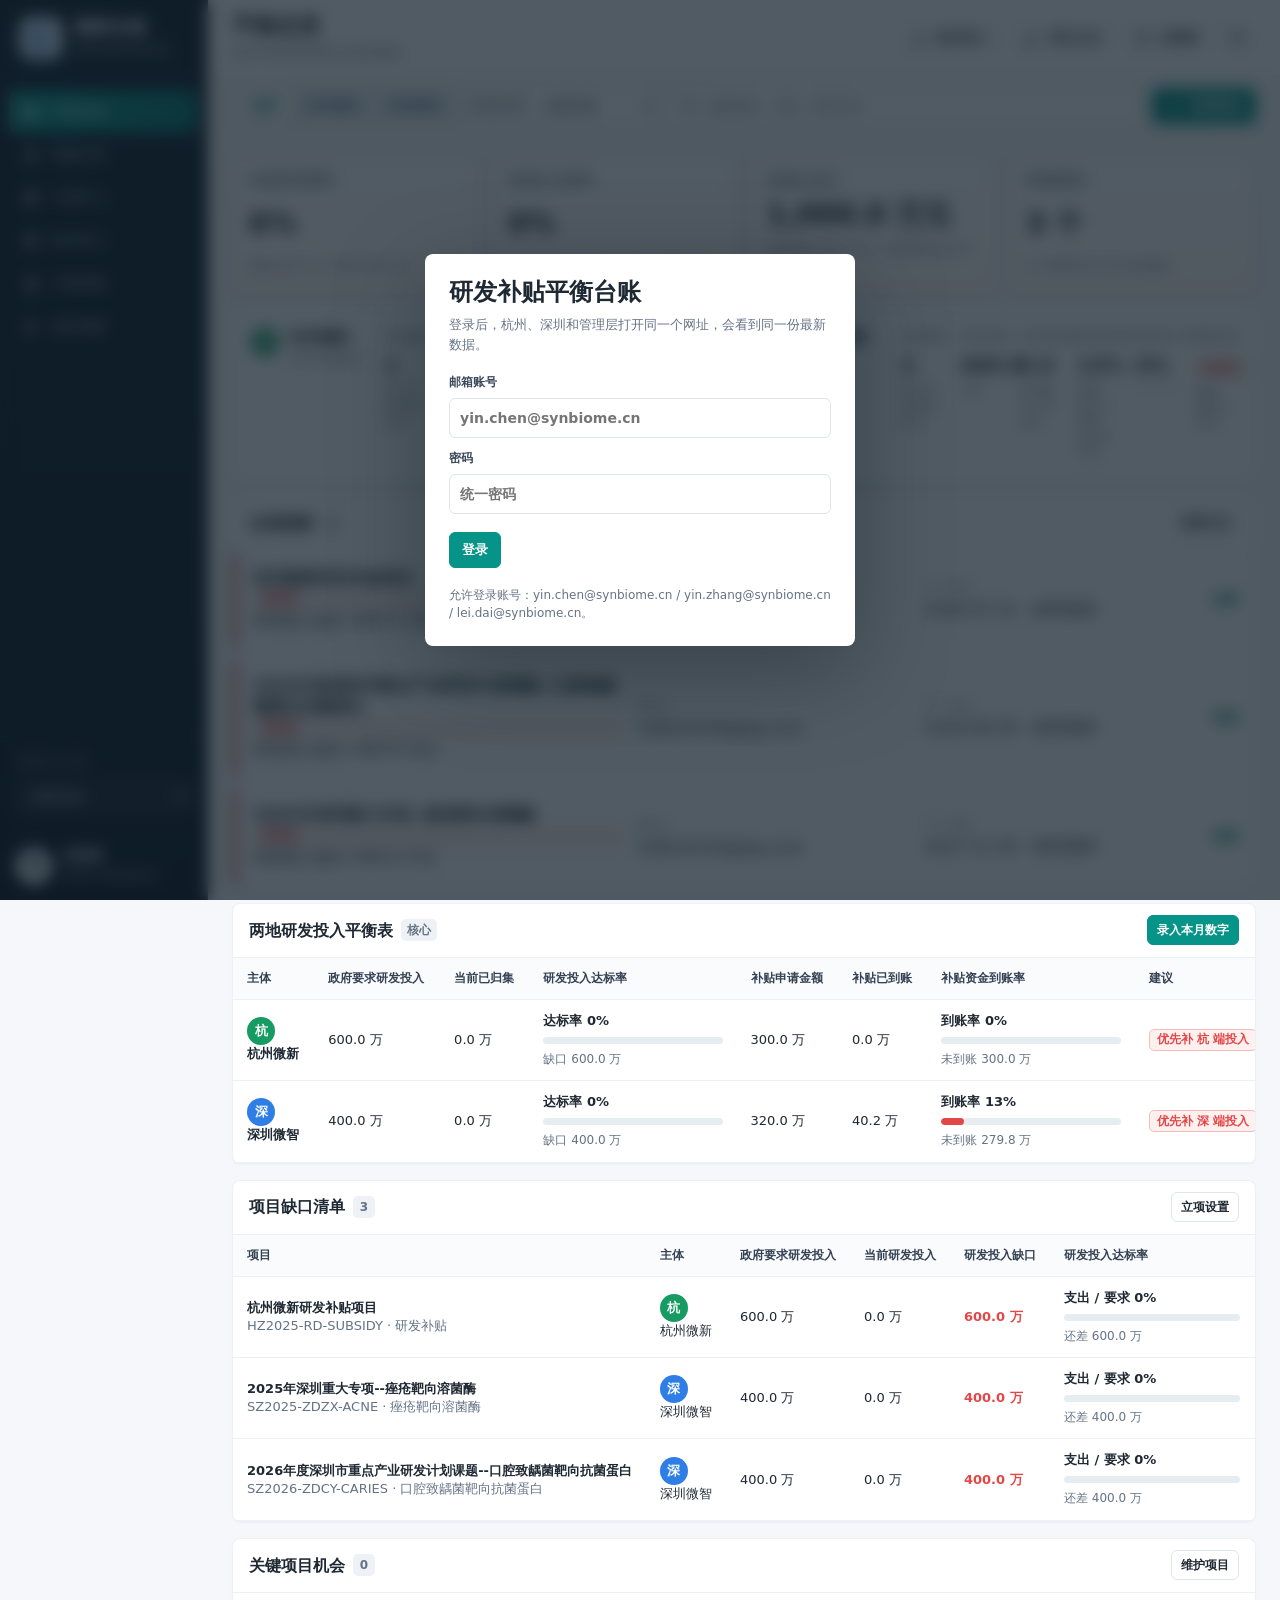
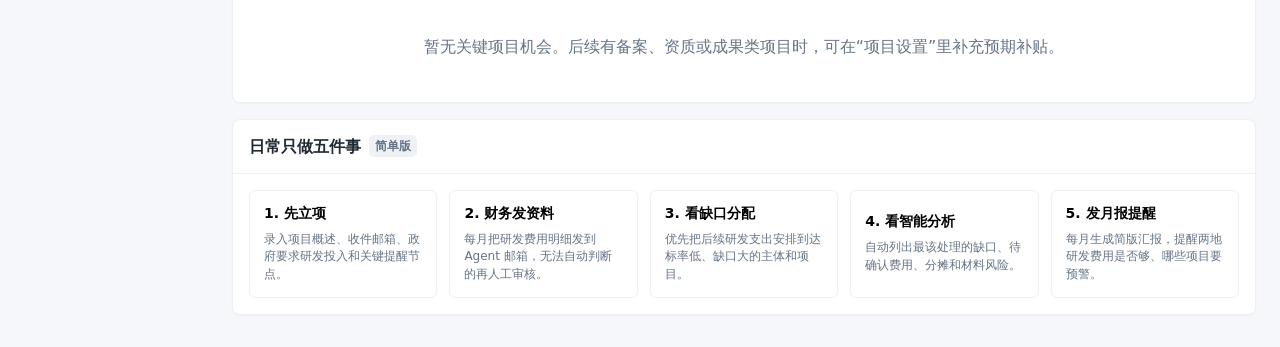
<file: index.html>
<!doctype html>
<html lang="zh-CN">
  <head>
    <meta charset="UTF-8" />
    <meta name="viewport" content="width=device-width, initial-scale=1.0" />
    <title>研发补贴平衡台账</title>
    <link rel="stylesheet" href="./styles.css" />
  </head>
  <body>
    <div class="app-shell">
      <aside class="sidebar" aria-label="主导航">
        <div class="brand">
          <div class="brand-mark" aria-hidden="true">
            <svg viewBox="0 0 64 64" aria-hidden="true">
              <path class="logo-ring" d="M48 13c-8-7-23-7-31 2-8 10-3 23 14 23 14 0 19 9 11 17-8 7-23 5-29-5"/>
              <path class="logo-curve" d="M51 18c4 8 2 19-7 25M13 46c-5-9-2-22 8-27"/>
              <path class="logo-dna" d="M20 32c7-6 17-6 24 0M22 29l4 6m4-9 4 12m4-12 4 9"/>
            </svg>
          </div>
          <div>
            <strong>微新生物</strong>
            <small>研发补贴平衡台账</small>
          </div>
        </div>

        <nav class="nav-list" id="navList"></nav>

        <div class="sidebar-footer">
          <label class="field-label" for="sidebarEntity">当前法人主体</label>
          <select id="sidebarEntity" class="control full">
            <option value="all">全部主体</option>
            <option value="hz">杭州微新</option>
            <option value="sz">深圳微智</option>
          </select>
          <div class="account-card">
            <div class="avatar" id="accountAvatar" aria-hidden="true">本</div>
            <div>
              <strong id="accountName">本地演示</strong>
              <small id="accountRole">配置云端后可登录同步</small>
            </div>
          </div>
        </div>
      </aside>

      <div class="workspace">
        <header class="topbar">
          <div>
            <h1 id="pageTitle">平衡总览</h1>
            <p id="pageSub">杭州与深圳研发投入是否够用</p>
          </div>
          <div class="top-actions">
            <button class="icon-button" type="button" data-nav-target="monthly" title="每月录入">
              <svg viewBox="0 0 24 24" aria-hidden="true"><path d="M12 3v11m0 0 4-4m-4 4-4-4M5 17v2a2 2 0 0 0 2 2h10a2 2 0 0 0 2-2v-2"/></svg>
              <span>每月录入</span>
            </button>
            <button class="icon-button" type="button" data-action="export-summary" title="导出汇总">
              <svg viewBox="0 0 24 24" aria-hidden="true"><path d="M12 3v12m0 0 4-4m-4 4-4-4M4 17v3h16v-3"/></svg>
              <span>导出汇总</span>
            </button>
            <button class="icon-button" type="button" data-action="sync-now" title="刷新同步">
              <svg viewBox="0 0 24 24" aria-hidden="true"><path d="M21 12a9 9 0 0 1-15.5 6.2M3 12A9 9 0 0 1 18.5 5.8M18 3v4h-4M6 21v-4h4"/></svg>
              <span id="syncStatus">本地模式</span>
            </button>
            <button class="icon-button" id="logoutButton" type="button" data-action="logout" title="退出登录" hidden>
              <svg viewBox="0 0 24 24" aria-hidden="true"><path d="M9 21H5a2 2 0 0 1-2-2V5a2 2 0 0 1 2-2h4M16 17l5-5-5-5M21 12H9"/></svg>
              <span>退出</span>
            </button>
            <button class="icon-button ghost" type="button" data-action="reset-data" title="重置演示数据">
              <svg viewBox="0 0 24 24" aria-hidden="true"><path d="M4 12a8 8 0 1 0 2.34-5.66M4 4v5h5"/></svg>
            </button>
          </div>
        </header>

        <section class="filter-strip" aria-label="筛选">
          <div class="segmented" id="entityTabs">
            <button type="button" data-entity="all" class="active">全部</button>
            <button type="button" data-entity="hz">杭州微新</button>
            <button type="button" data-entity="sz">深圳微智</button>
          </div>
          <label class="inline-field">
            <span>申报年度</span>
            <select id="yearFilter" class="control">
              <option value="all" selected>全部年度</option>
              <option value="2025">2025</option>
              <option value="2026">2026</option>
            </select>
          </label>
          <label class="search-field">
            <svg viewBox="0 0 24 24" aria-hidden="true"><path d="m21 21-4.35-4.35M10.5 18a7.5 7.5 0 1 1 0-15 7.5 7.5 0 0 1 0 15Z"/></svg>
            <input id="globalSearch" type="search" placeholder="搜索项目、主体、研究方向" />
          </label>
          <button class="button primary" type="button" data-action="open-project-modal">
            <svg viewBox="0 0 24 24" aria-hidden="true"><path d="M12 5v14M5 12h14"/></svg>
            新增项目
          </button>
        </section>

        <main id="mainContent" class="content" tabindex="-1"></main>
      </div>
    </div>

    <div id="modalLayer" class="modal-layer" hidden></div>
    <div id="authLayer" class="auth-layer" hidden></div>
    <div id="toast" class="toast" role="status" aria-live="polite"></div>

    <script src="./config.js"></script>
    <script src="https://static.cloudbase.net/cloudbase-js-sdk/3.4.8/cloudbase.full.js"></script>
    <script src="./app.js"></script>
  </body>
</html>
</file>
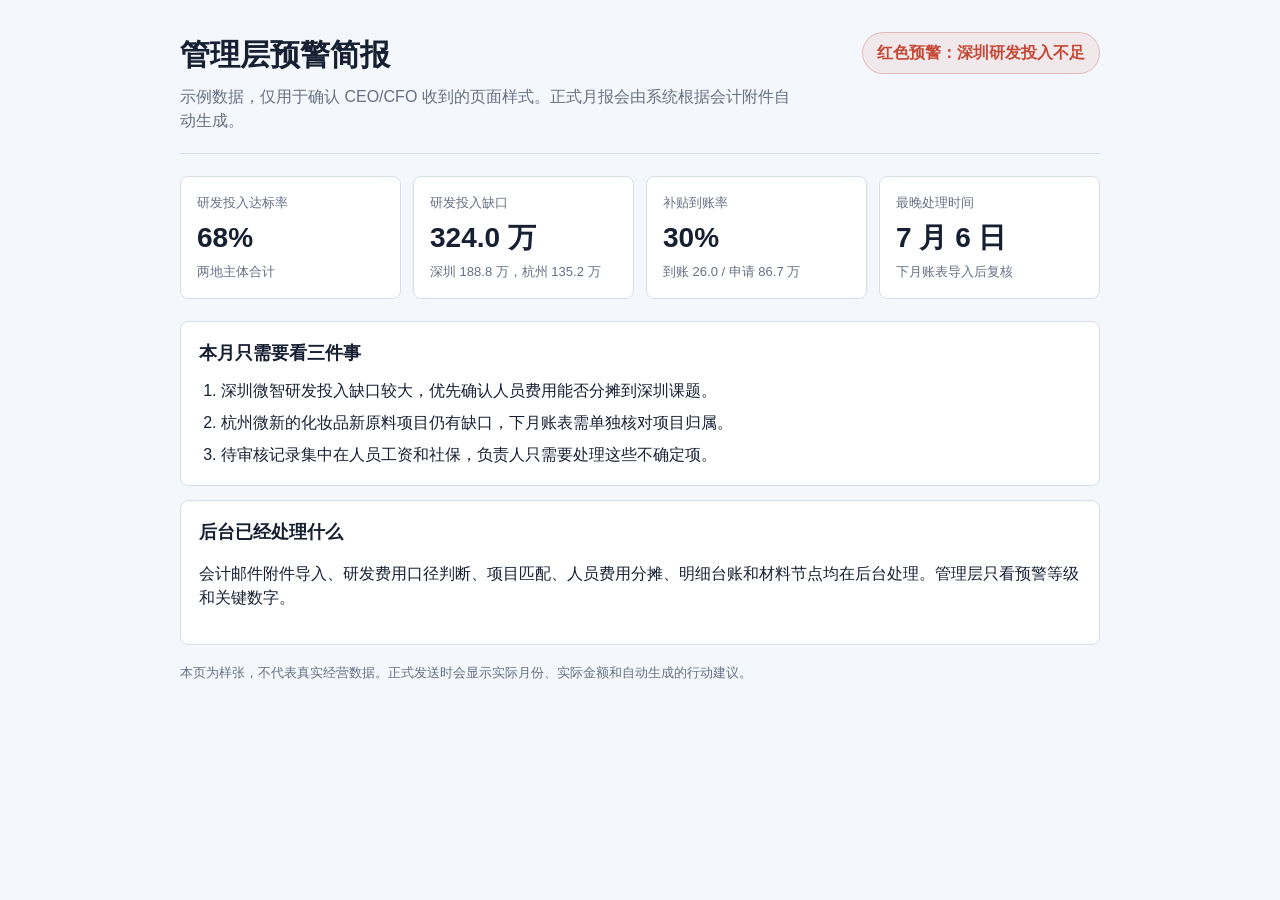
<file: 管理层月报样张.html>
<!doctype html>
<html lang="zh-CN">
<head>
  <meta charset="utf-8" />
  <meta name="viewport" content="width=device-width, initial-scale=1" />
  <title>管理层预警简报样张</title>
  <style>
    :root {
      color-scheme: light;
      --ink: #172033;
      --muted: #667085;
      --line: #d8dee9;
      --bg: #f4f7fb;
      --panel: #ffffff;
      --brand: #1b65b9;
      --warn: #c44936;
      --ok: #25895c;
    }
    * { box-sizing: border-box; }
    body {
      margin: 0;
      background: var(--bg);
      color: var(--ink);
      font-family: -apple-system, BlinkMacSystemFont, "Segoe UI", "PingFang SC", "Microsoft YaHei", sans-serif;
      line-height: 1.5;
    }
    main {
      max-width: 960px;
      margin: 0 auto;
      padding: 32px 20px 40px;
    }
    header {
      display: flex;
      justify-content: space-between;
      gap: 20px;
      align-items: flex-start;
      padding-bottom: 20px;
      border-bottom: 1px solid var(--line);
    }
    h1 {
      margin: 0 0 8px;
      font-size: 30px;
      letter-spacing: 0;
    }
    .sub {
      margin: 0;
      color: var(--muted);
      max-width: 620px;
    }
    .badge {
      border: 1px solid rgba(196, 73, 54, 0.28);
      background: rgba(196, 73, 54, 0.08);
      color: var(--warn);
      border-radius: 999px;
      padding: 8px 14px;
      font-weight: 700;
      white-space: nowrap;
    }
    .grid {
      display: grid;
      grid-template-columns: repeat(4, minmax(0, 1fr));
      gap: 12px;
      margin: 22px 0;
    }
    .card {
      background: var(--panel);
      border: 1px solid var(--line);
      border-radius: 8px;
      padding: 16px;
      min-height: 118px;
    }
    .card label {
      display: block;
      color: var(--muted);
      font-size: 13px;
      margin-bottom: 8px;
    }
    .card strong {
      display: block;
      font-size: 28px;
      line-height: 1.2;
      margin-bottom: 8px;
    }
    .card span {
      display: block;
      color: var(--muted);
      font-size: 13px;
    }
    section {
      background: var(--panel);
      border: 1px solid var(--line);
      border-radius: 8px;
      padding: 18px;
      margin-top: 14px;
    }
    h2 {
      margin: 0 0 12px;
      font-size: 18px;
    }
    ol {
      margin: 0;
      padding-left: 22px;
    }
    li + li { margin-top: 8px; }
    .footer {
      color: var(--muted);
      font-size: 13px;
      margin-top: 18px;
    }
    @media (max-width: 760px) {
      header { display: block; }
      .badge { display: inline-block; margin-top: 14px; }
      .grid { grid-template-columns: 1fr 1fr; }
    }
    @media (max-width: 520px) {
      main { padding: 20px 12px 28px; }
      .grid { grid-template-columns: 1fr; }
      h1 { font-size: 24px; }
    }
  </style>
</head>
<body>
  <main>
    <header>
      <div>
        <h1>管理层预警简报</h1>
        <p class="sub">示例数据，仅用于确认 CEO/CFO 收到的页面样式。正式月报会由系统根据会计附件自动生成。</p>
      </div>
      <div class="badge">红色预警：深圳研发投入不足</div>
    </header>

    <div class="grid" aria-label="核心指标">
      <article class="card">
        <label>研发投入达标率</label>
        <strong>68%</strong>
        <span>两地主体合计</span>
      </article>
      <article class="card">
        <label>研发投入缺口</label>
        <strong>324.0 万</strong>
        <span>深圳 188.8 万，杭州 135.2 万</span>
      </article>
      <article class="card">
        <label>补贴到账率</label>
        <strong>30%</strong>
        <span>到账 26.0 / 申请 86.7 万</span>
      </article>
      <article class="card">
        <label>最晚处理时间</label>
        <strong>7 月 6 日</strong>
        <span>下月账表导入后复核</span>
      </article>
    </div>

    <section>
      <h2>本月只需要看三件事</h2>
      <ol>
        <li>深圳微智研发投入缺口较大，优先确认人员费用能否分摊到深圳课题。</li>
        <li>杭州微新的化妆品新原料项目仍有缺口，下月账表需单独核对项目归属。</li>
        <li>待审核记录集中在人员工资和社保，负责人只需要处理这些不确定项。</li>
      </ol>
    </section>

    <section>
      <h2>后台已经处理什么</h2>
      <p>会计邮件附件导入、研发费用口径判断、项目匹配、人员费用分摊、明细台账和材料节点均在后台处理。管理层只看预警等级和关键数字。</p>
    </section>

    <p class="footer">本页为样张，不代表真实经营数据。正式发送时会显示实际月份、实际金额和自动生成的行动建议。</p>
  </main>
</body>
</html>
</file>
<file: styles.css>
:root {
  --bg: #f5f7fa;
  --surface: #ffffff;
  --surface-2: #f9fbfd;
  --text: #1f2933;
  --muted: #657386;
  --line: #dfe5eb;
  --line-soft: #edf1f5;
  --teal: #059487;
  --teal-dark: #057c74;
  --teal-soft: #e7f6f3;
  --blue: #2f7ee6;
  --blue-soft: #eaf2ff;
  --amber: #f59a23;
  --amber-soft: #fff4e1;
  --red: #e34848;
  --red-soft: #fff0f0;
  --green: #169b62;
  --green-soft: #e8f7ee;
  --nav: #142331;
  --nav-2: #0f1c28;
  --shadow: 0 18px 45px rgba(17, 31, 44, 0.08);
  --radius: 8px;
  --radius-sm: 6px;
  --font: "Inter", "PingFang SC", "Microsoft YaHei", "Noto Sans CJK SC", system-ui, sans-serif;
}

* {
  box-sizing: border-box;
}

[hidden] {
  display: none !important;
}

html,
body {
  margin: 0;
  min-height: 100%;
  background: var(--bg);
  color: var(--text);
  font-family: var(--font);
}

button,
input,
select,
textarea {
  font: inherit;
}

button {
  cursor: pointer;
}

.app-shell {
  display: grid;
  grid-template-columns: 208px minmax(0, 1fr);
  min-height: 100vh;
}

.sidebar {
  position: sticky;
  top: 0;
  height: 100vh;
  display: flex;
  flex-direction: column;
  background: linear-gradient(180deg, var(--nav), var(--nav-2));
  color: #fff;
  border-right: 1px solid rgba(255, 255, 255, 0.08);
}

.brand {
  height: 76px;
  display: flex;
  align-items: center;
  gap: 12px;
  padding: 0 20px;
  border-bottom: 1px solid rgba(255, 255, 255, 0.08);
}

.brand strong {
  display: block;
  font-size: 18px;
  line-height: 1.25;
}

.brand small {
  display: block;
  margin-top: 3px;
  color: rgba(255, 255, 255, 0.68);
  font-size: 12px;
}

.brand-mark {
  position: relative;
  width: 42px;
  height: 42px;
  display: grid;
  place-items: center;
  flex: 0 0 auto;
  border-radius: 11px;
  background: #f6fbff;
  box-shadow: 0 10px 22px rgba(47, 126, 230, 0.18);
}

.brand-mark svg {
  width: 34px;
  height: 34px;
  color: #1f70d6;
}

.brand-mark path {
  fill: none;
  stroke: currentColor;
  stroke-linecap: round;
  stroke-linejoin: round;
}

.logo-ring {
  stroke-width: 5.8;
}

.logo-curve {
  stroke-width: 3.4;
  opacity: 0.9;
}

.logo-dna {
  stroke-width: 2.5;
}

.nav-list {
  padding: 14px 10px;
}

.nav-item {
  width: 100%;
  height: 43px;
  display: flex;
  align-items: center;
  gap: 11px;
  padding: 0 12px;
  color: rgba(255, 255, 255, 0.76);
  background: transparent;
  border: 0;
  border-radius: var(--radius-sm);
  text-align: left;
  font-size: 14px;
}

.nav-item svg,
.icon-button svg,
.button svg,
.search-field svg,
.meta-icon {
  width: 18px;
  height: 18px;
  flex: 0 0 auto;
  fill: none;
  stroke: currentColor;
  stroke-width: 1.9;
  stroke-linecap: round;
  stroke-linejoin: round;
}

.nav-item:hover,
.nav-item.active {
  color: #fff;
  background: rgba(20, 184, 166, 0.18);
}

.nav-item.active {
  background: linear-gradient(90deg, #079487, #087a75);
  box-shadow: inset 3px 0 0 rgba(255, 255, 255, 0.38);
}

.sidebar-footer {
  margin-top: auto;
  padding: 16px;
  border-top: 1px solid rgba(255, 255, 255, 0.1);
}

.field-label {
  display: block;
  margin-bottom: 8px;
  color: rgba(255, 255, 255, 0.64);
  font-size: 12px;
}

.field-label.light {
  color: var(--muted);
  font-weight: 720;
}

.account-card {
  display: flex;
  align-items: center;
  gap: 10px;
  margin-top: 16px;
  padding-top: 16px;
  border-top: 1px solid rgba(255, 255, 255, 0.1);
}

.account-card strong {
  display: block;
  font-size: 14px;
}

.account-card small {
  display: block;
  margin-top: 2px;
  color: rgba(255, 255, 255, 0.6);
  font-size: 12px;
  overflow-wrap: anywhere;
}

.avatar {
  width: 36px;
  height: 36px;
  display: grid;
  place-items: center;
  border-radius: 50%;
  background: #f8fafc;
  color: var(--nav);
  font-weight: 800;
}

.workspace {
  min-width: 0;
}

.topbar {
  position: sticky;
  top: 0;
  z-index: 5;
  height: 76px;
  display: flex;
  align-items: center;
  justify-content: space-between;
  gap: 24px;
  padding: 0 24px;
  background: rgba(255, 255, 255, 0.96);
  border-bottom: 1px solid var(--line);
  backdrop-filter: blur(14px);
}

.topbar h1 {
  margin: 0;
  font-size: 22px;
  line-height: 1.2;
  font-weight: 760;
}

.topbar p {
  margin: 5px 0 0;
  color: var(--muted);
  font-size: 13px;
}

.top-actions {
  display: flex;
  align-items: center;
  gap: 8px;
}

.icon-button,
.button {
  min-height: 36px;
  display: inline-flex;
  align-items: center;
  justify-content: center;
  gap: 8px;
  border: 1px solid var(--line);
  border-radius: var(--radius-sm);
  background: var(--surface);
  color: var(--text);
  padding: 0 12px;
  font-size: 13px;
  font-weight: 650;
  text-decoration: none;
  transition: 0.16s ease;
}

.icon-button:hover,
.button:hover {
  border-color: #c8d2dc;
  transform: translateY(-1px);
  box-shadow: 0 8px 18px rgba(17, 31, 44, 0.08);
}

.icon-button.ghost {
  width: 36px;
  padding: 0;
}

.button.primary {
  background: var(--teal);
  border-color: var(--teal);
  color: #fff;
}

.button.primary:hover {
  background: var(--teal-dark);
}

.button.danger {
  border-color: #f0b5b5;
  color: var(--red);
  background: var(--red-soft);
}

.button.small,
.icon-button.small {
  min-height: 30px;
  padding: 0 9px;
  font-size: 12px;
}

.control {
  height: 36px;
  min-width: 126px;
  padding: 0 10px;
  border: 1px solid var(--line);
  border-radius: var(--radius-sm);
  background: var(--surface);
  color: var(--text);
  font-size: 13px;
  outline: none;
}

.control:focus,
.search-field input:focus,
.form-field input:focus,
.form-field select:focus,
.form-field textarea:focus {
  border-color: rgba(5, 148, 135, 0.65);
  box-shadow: 0 0 0 3px rgba(5, 148, 135, 0.12);
}

.control.full {
  width: 100%;
  color: #fff;
  background: rgba(255, 255, 255, 0.06);
  border-color: rgba(255, 255, 255, 0.16);
}

.filter-strip {
  position: sticky;
  top: 76px;
  z-index: 4;
  display: flex;
  align-items: center;
  gap: 12px;
  padding: 12px 24px;
  background: rgba(245, 247, 250, 0.96);
  border-bottom: 1px solid var(--line-soft);
  backdrop-filter: blur(10px);
}

.segmented {
  display: inline-flex;
  padding: 3px;
  background: #e9eef3;
  border-radius: var(--radius-sm);
}

.segmented button {
  height: 30px;
  border: 0;
  border-radius: 5px;
  background: transparent;
  color: var(--muted);
  padding: 0 15px;
  font-size: 13px;
  font-weight: 650;
}

.segmented button.active {
  color: var(--teal-dark);
  background: #fff;
  box-shadow: 0 1px 4px rgba(17, 31, 44, 0.08);
}

.inline-field {
  display: inline-flex;
  align-items: center;
  gap: 8px;
  color: var(--muted);
  font-size: 13px;
}

.search-field {
  height: 36px;
  flex: 1 1 320px;
  max-width: 520px;
  display: flex;
  align-items: center;
  gap: 8px;
  padding: 0 11px;
  border: 1px solid var(--line);
  border-radius: var(--radius-sm);
  background: var(--surface);
  color: var(--muted);
}

.search-field input {
  width: 100%;
  min-width: 0;
  border: 0;
  outline: none;
  color: var(--text);
  font-size: 13px;
}

.content {
  padding: 18px 24px 32px;
}

.dashboard-grid {
  display: grid;
  grid-template-columns: minmax(0, 1fr) 360px;
  gap: 16px;
}

.span-full {
  grid-column: 1 / -1;
}

.leader-strip {
  display: grid;
  grid-template-columns: repeat(4, minmax(0, 1fr));
  gap: 12px;
  margin-bottom: 16px;
}

.leader-card {
  min-height: 124px;
  display: flex;
  flex-direction: column;
  justify-content: space-between;
  padding: 16px;
  border-radius: var(--radius);
  border: 1px solid var(--line-soft);
  background: var(--surface);
  box-shadow: 0 1px 2px rgba(17, 31, 44, 0.03);
}

.leader-card label {
  color: var(--muted);
  font-size: 12px;
  font-weight: 760;
}

.leader-card strong {
  margin-top: 12px;
  font-size: 28px;
  line-height: 1;
}

.leader-card span {
  margin-top: 12px;
  color: var(--muted);
  font-size: 12px;
  line-height: 1.45;
}

.leader-card.good {
  border-color: #cce9d6;
  background: linear-gradient(180deg, #ffffff, #f3fbf6);
}

.leader-card.watch {
  border-color: #f2d59c;
  background: linear-gradient(180deg, #ffffff, #fff9ed);
}

.leader-card.risk {
  border-color: #f1b8b8;
  background: linear-gradient(180deg, #ffffff, #fff5f5);
}

.entity-summary {
  display: grid;
  grid-template-columns: repeat(2, minmax(0, 1fr));
  gap: 12px;
  margin-bottom: 16px;
}

.entity-card,
.panel,
.metric-card,
.project-card {
  background: var(--surface);
  border: 1px solid var(--line-soft);
  border-radius: var(--radius);
  box-shadow: 0 1px 2px rgba(17, 31, 44, 0.03);
}

.entity-card {
  display: grid;
  grid-template-columns: auto repeat(6, minmax(0, 1fr));
  gap: 14px;
  align-items: stretch;
  padding: 18px;
}

.entity-heading {
  min-width: 116px;
  display: flex;
  gap: 10px;
  align-items: flex-start;
  padding-right: 6px;
  border-right: 1px solid var(--line);
}

.entity-badge {
  width: 28px;
  height: 28px;
  display: grid;
  place-items: center;
  border-radius: 50%;
  color: #fff;
  font-weight: 800;
  font-size: 13px;
}

.entity-badge.hz {
  background: var(--green);
}

.entity-badge.sz {
  background: var(--blue);
}

.entity-heading strong {
  display: block;
  font-size: 15px;
}

.entity-heading small {
  display: block;
  margin-top: 4px;
  color: var(--muted);
  font-size: 12px;
}

.metric {
  min-width: 0;
  padding-left: 2px;
}

.metric label {
  display: block;
  color: var(--muted);
  font-size: 12px;
  white-space: nowrap;
}

.metric strong {
  display: block;
  margin-top: 9px;
  font-size: 20px;
  line-height: 1.1;
}

.metric small {
  display: block;
  margin-top: 6px;
  color: var(--muted);
  font-size: 12px;
}

.progress-track {
  height: 7px;
  overflow: hidden;
  border-radius: 999px;
  background: #e6edf1;
}

.progress-fill {
  height: 100%;
  width: var(--value);
  border-radius: inherit;
  background: var(--teal);
}

.progress-fill.amber {
  background: var(--amber);
}

.progress-fill.red {
  background: var(--red);
}

.panel {
  min-width: 0;
}

.panel-header {
  min-height: 54px;
  display: flex;
  align-items: center;
  justify-content: space-between;
  gap: 14px;
  padding: 0 16px;
  border-bottom: 1px solid var(--line-soft);
}

.panel-title {
  display: flex;
  align-items: center;
  gap: 8px;
}

.panel-title h2 {
  margin: 0;
  font-size: 16px;
  line-height: 1.2;
}

.panel-title .count {
  height: 22px;
  min-width: 22px;
  display: inline-grid;
  place-items: center;
  border-radius: 5px;
  background: #eef2f6;
  color: var(--muted);
  padding: 0 6px;
  font-size: 12px;
  font-weight: 750;
}

.panel-tools {
  display: flex;
  align-items: center;
  gap: 8px;
}

.table-wrap {
  overflow: auto;
}

.data-table {
  width: 100%;
  border-collapse: collapse;
  min-width: 980px;
}

.supervision-table {
  min-width: 1720px;
}

.supervision-table td {
  vertical-align: top;
}

.supervision-table td:nth-child(7),
.supervision-table td:nth-child(8),
.supervision-table td:nth-child(9) {
  min-width: 220px;
  white-space: normal;
}

.data-table th,
.data-table td {
  border-bottom: 1px solid var(--line-soft);
  padding: 12px 14px;
  text-align: left;
  vertical-align: middle;
  font-size: 13px;
  white-space: nowrap;
}

.data-table th {
  color: #354253;
  background: var(--surface-2);
  font-size: 12px;
  font-weight: 760;
}

.data-table tbody tr:hover {
  background: #fbfcfd;
}

.table-footer {
  min-height: 48px;
  display: flex;
  align-items: center;
  justify-content: space-between;
  gap: 16px;
  padding: 0 16px;
  color: var(--muted);
  font-size: 13px;
}

.risk-panel {
  align-self: start;
}

.risk-list {
  padding: 8px 0;
}

.risk-item {
  display: grid;
  grid-template-columns: 32px minmax(0, 1fr) auto;
  gap: 8px;
  padding: 12px 16px;
  border-bottom: 1px solid var(--line-soft);
}

.risk-item:last-child {
  border-bottom: 0;
}

.risk-dot {
  width: 24px;
  height: 24px;
  display: grid;
  place-items: center;
  border-radius: 50%;
  color: #fff;
  font-size: 12px;
  font-weight: 800;
}

.risk-dot.high {
  background: var(--red);
}

.risk-dot.mid {
  background: var(--amber);
}

.risk-dot.low {
  background: var(--blue);
}

.risk-copy strong {
  display: block;
  overflow: hidden;
  text-overflow: ellipsis;
  color: var(--text);
  font-size: 13px;
  white-space: nowrap;
}

.risk-copy span {
  display: block;
  margin-top: 5px;
  color: var(--muted);
  font-size: 12px;
  line-height: 1.45;
}

.risk-date {
  color: var(--muted);
  font-size: 12px;
  white-space: nowrap;
}

.tag {
  display: inline-flex;
  align-items: center;
  justify-content: center;
  min-height: 22px;
  padding: 0 7px;
  border-radius: 5px;
  border: 1px solid transparent;
  font-size: 12px;
  font-weight: 720;
  white-space: nowrap;
}

.tag.green {
  color: var(--green);
  background: var(--green-soft);
  border-color: #b8e4c9;
}

.tag.teal {
  color: var(--teal-dark);
  background: var(--teal-soft);
  border-color: #b8e3dc;
}

.tag.blue {
  color: var(--blue);
  background: var(--blue-soft);
  border-color: #c9defc;
}

.tag.amber {
  color: #b76500;
  background: var(--amber-soft);
  border-color: #ffd99c;
}

.tag.red {
  color: var(--red);
  background: var(--red-soft);
  border-color: #f4bbbb;
}

.tag.gray {
  color: var(--muted);
  background: #eef2f6;
  border-color: #dfe5eb;
}

.muted {
  color: var(--muted);
}

.danger-text {
  color: var(--red);
}

.money-amber {
  color: #d97804;
}

.money-green {
  color: var(--green);
}

.link-button {
  border: 0;
  background: transparent;
  color: var(--teal-dark);
  padding: 0;
  font-weight: 760;
  font-size: 13px;
}

.project-grid {
  display: grid;
  grid-template-columns: repeat(3, minmax(0, 1fr));
  gap: 14px;
}

.role-guide-grid {
  display: grid;
  grid-template-columns: repeat(4, minmax(0, 1fr));
  gap: 12px;
  padding: 16px;
}

.role-guide-card {
  min-height: 120px;
  display: grid;
  align-content: start;
  gap: 8px;
  padding: 14px;
  border: 1px solid var(--line-soft);
  border-radius: var(--radius-sm);
  background: var(--surface-2);
}

.role-guide-card strong {
  color: var(--text);
  font-size: 14px;
}

.role-guide-card span {
  color: var(--muted);
  font-size: 12px;
  line-height: 1.55;
}

.automation-brief-grid {
  display: grid;
  grid-template-columns: repeat(3, minmax(0, 1fr));
  gap: 14px;
}

.automation-card,
.warning-item {
  background: var(--panel);
  border: 1px solid var(--line-soft);
  border-radius: var(--radius);
  padding: 16px;
  box-shadow: var(--shadow-soft);
}

.automation-card p {
  margin: 10px 0 14px;
  color: var(--muted);
  line-height: 1.65;
  font-size: 13px;
}

.warning-list {
  display: grid;
  gap: 10px;
}

.warning-item {
  display: grid;
  grid-template-columns: minmax(220px, 1.35fr) minmax(180px, 1fr) minmax(180px, 1fr) auto;
  gap: 14px;
  align-items: center;
  box-shadow: none;
}

.warning-item strong,
.warning-item span,
.warning-item small {
  display: block;
}

.warning-item small {
  color: var(--muted);
  font-size: 12px;
  margin-bottom: 4px;
}

.warning-item.ready {
  border-left: 4px solid var(--green);
}

.warning-item.watch {
  border-left: 4px solid var(--amber);
}

.warning-item.blocked {
  border-left: 4px solid var(--red);
}

.simple-note-grid {
  display: grid;
  grid-template-columns: repeat(3, minmax(0, 1fr));
  gap: 12px;
  padding: 16px;
}

.simple-table {
  min-width: 1040px;
}

.monthly-fixed-input {
  width: 160px;
}

.project-card {
  display: flex;
  flex-direction: column;
  gap: 14px;
  padding: 16px;
}

.dossier-grid {
  display: grid;
  grid-template-columns: repeat(2, minmax(0, 1fr));
  gap: 14px;
  padding: 16px;
}

.dossier-card {
  min-height: 290px;
}

.dossier-actions {
  display: flex;
  gap: 10px;
  margin-top: auto;
}

.project-card header {
  display: flex;
  align-items: flex-start;
  justify-content: space-between;
  gap: 12px;
}

.project-card h3 {
  margin: 0;
  font-size: 15px;
  line-height: 1.35;
}

.project-card p {
  margin: 5px 0 0;
  color: var(--muted);
  font-size: 12px;
}

.project-stats {
  display: grid;
  grid-template-columns: repeat(2, minmax(0, 1fr));
  gap: 10px;
}

.mini-stat {
  padding: 10px;
  border: 1px solid var(--line-soft);
  border-radius: var(--radius-sm);
  background: var(--surface-2);
}

.mini-stat label {
  display: block;
  color: var(--muted);
  font-size: 12px;
}

.mini-stat strong {
  display: block;
  margin-top: 6px;
  font-size: 15px;
}

.meter-row {
  display: grid;
  grid-template-columns: minmax(0, 1fr) auto;
  gap: 10px;
  align-items: center;
  color: var(--muted);
  font-size: 12px;
}

.compact-meter {
  width: 168px;
  margin-top: 8px;
}

.dual-progress {
  display: grid;
  gap: 10px;
}

.dossier-detail {
  overflow: hidden;
}

.dossier-section-grid {
  display: grid;
  grid-template-columns: repeat(2, minmax(0, 1fr));
  gap: 12px;
  padding: 16px;
}

.dossier-section-grid .note-box {
  min-height: 120px;
}

.dossier-section-grid .note-box strong {
  display: block;
  margin-bottom: 8px;
}

.dossier-section-grid .note-box span {
  display: block;
  color: var(--text);
  line-height: 1.65;
}

.dossier-progress {
  display: grid;
  grid-template-columns: minmax(260px, 1.5fr) repeat(3, minmax(0, 1fr));
  gap: 12px;
  padding: 16px;
  align-items: stretch;
}

.progress-cell {
  display: grid;
  gap: 7px;
  min-width: 176px;
}

.progress-cell strong {
  color: var(--text);
  font-size: 13px;
}

.progress-cell span {
  color: var(--muted);
  font-size: 12px;
  line-height: 1.45;
  white-space: normal;
}

.page-stack {
  display: grid;
  gap: 16px;
}

.two-col {
  display: grid;
  grid-template-columns: minmax(0, 1fr) 360px;
  gap: 16px;
}

.metric-row {
  display: grid;
  grid-template-columns: repeat(4, minmax(0, 1fr));
  gap: 12px;
}

.monthly-hero {
  display: flex;
  align-items: center;
  justify-content: space-between;
  gap: 18px;
  padding: 18px;
  border: 1px solid var(--line-soft);
  border-radius: var(--radius);
  background: #fff;
}

.monthly-hero h2 {
  margin: 0;
  font-size: 22px;
  line-height: 1.2;
}

.monthly-hero p {
  margin: 8px 0 0;
  color: var(--muted);
  font-size: 13px;
}

.month-controls {
  display: flex;
  align-items: center;
  justify-content: flex-end;
  flex-wrap: wrap;
  gap: 10px;
}

.workflow-strip {
  display: grid;
  grid-template-columns: repeat(4, minmax(0, 1fr));
  gap: 12px;
}

.workflow-step {
  min-height: 104px;
  display: grid;
  grid-template-columns: auto minmax(0, 1fr);
  column-gap: 10px;
  row-gap: 6px;
  align-content: start;
  padding: 14px;
  border: 1px solid var(--line-soft);
  border-radius: var(--radius);
  background: #fff;
}

.workflow-step span {
  width: 28px;
  height: 28px;
  display: grid;
  place-items: center;
  grid-row: 1 / span 2;
  border-radius: 50%;
  background: #eef2f6;
  color: var(--muted);
  font-weight: 800;
  font-size: 13px;
}

.workflow-step strong {
  font-size: 14px;
}

.workflow-step small {
  color: var(--muted);
  line-height: 1.45;
}

.workflow-step.done span {
  background: var(--green-soft);
  color: var(--green);
}

.workflow-step.active {
  border-color: #f1d29a;
  background: #fffaf0;
}

.workflow-step.active span {
  background: var(--amber-soft);
  color: #b76500;
}

.workflow-step.wait {
  opacity: 0.72;
}

.review-table {
  min-width: 760px;
}

.metric-card {
  padding: 14px;
}

.metric-card label {
  display: block;
  color: var(--muted);
  font-size: 12px;
}

.metric-card strong {
  display: block;
  margin-top: 8px;
  font-size: 22px;
}

.metric-card small {
  display: block;
  margin-top: 6px;
  color: var(--muted);
  font-size: 12px;
}

.form-grid {
  display: grid;
  grid-template-columns: repeat(2, minmax(0, 1fr));
  gap: 12px;
}

.form-field {
  display: grid;
  gap: 7px;
}

.form-field.full {
  grid-column: 1 / -1;
}

.form-field label {
  color: #39485a;
  font-size: 12px;
  font-weight: 720;
}

.form-field input,
.form-field select,
.form-field textarea {
  width: 100%;
  min-height: 38px;
  padding: 9px 10px;
  border: 1px solid var(--line);
  border-radius: var(--radius-sm);
  background: #fff;
  color: var(--text);
  outline: none;
  font-size: 13px;
}

.form-field textarea {
  min-height: 112px;
  resize: vertical;
  line-height: 1.5;
}

.note-box {
  padding: 12px;
  border-radius: var(--radius-sm);
  background: #f7fafc;
  border: 1px solid var(--line-soft);
  color: var(--muted);
  font-size: 13px;
  line-height: 1.55;
}

.allocation-board {
  display: grid;
  grid-template-columns: 360px minmax(0, 1fr);
  gap: 16px;
}

.allocation-list {
  display: grid;
  gap: 10px;
  padding: 12px;
}

.allocation-item {
  width: 100%;
  border: 1px solid var(--line-soft);
  border-radius: var(--radius-sm);
  background: #fff;
  padding: 12px;
  text-align: left;
}

.allocation-item.active {
  border-color: rgba(5, 148, 135, 0.5);
  box-shadow: 0 0 0 3px rgba(5, 148, 135, 0.1);
}

.allocation-item strong,
.allocation-detail strong {
  display: block;
  font-size: 14px;
}

.allocation-item span,
.allocation-detail span {
  display: block;
  margin-top: 5px;
  color: var(--muted);
  font-size: 12px;
}

.allocation-detail {
  padding: 16px;
}

.allocation-row {
  display: grid;
  grid-template-columns: minmax(0, 1fr) 92px 112px;
  gap: 12px;
  align-items: center;
  padding: 12px 0;
  border-bottom: 1px solid var(--line-soft);
}

.allocation-row:last-child {
  border-bottom: 0;
}

.allocation-guidance {
  display: grid;
  grid-template-columns: repeat(3, minmax(0, 1fr));
  gap: 12px;
  padding: 16px;
}

.range-input {
  width: 100%;
  accent-color: var(--teal);
}

.number-input {
  height: 34px;
  width: 92px;
  padding: 0 8px;
  border: 1px solid var(--line);
  border-radius: var(--radius-sm);
}

.modal-layer {
  position: fixed;
  inset: 0;
  z-index: 20;
  display: grid;
  place-items: center;
  background: rgba(12, 23, 32, 0.44);
  padding: 28px;
}

.modal {
  width: min(760px, 100%);
  max-height: min(760px, calc(100vh - 56px));
  display: flex;
  flex-direction: column;
  background: #fff;
  border-radius: 10px;
  box-shadow: 0 24px 80px rgba(9, 20, 30, 0.28);
  overflow: hidden;
}

.modal.wide {
  width: min(980px, 100%);
}

.modal-header {
  display: flex;
  align-items: center;
  justify-content: space-between;
  gap: 16px;
  min-height: 62px;
  padding: 0 18px;
  border-bottom: 1px solid var(--line-soft);
}

.modal-header h2 {
  margin: 0;
  font-size: 18px;
}

.modal-body {
  overflow: auto;
  padding: 18px;
}

.modal-footer {
  display: flex;
  justify-content: flex-end;
  gap: 10px;
  padding: 14px 18px;
  border-top: 1px solid var(--line-soft);
}

.close-button {
  width: 34px;
  height: 34px;
  border: 1px solid var(--line);
  border-radius: var(--radius-sm);
  background: #fff;
  color: var(--muted);
  font-size: 18px;
}

.paste-area {
  min-height: 220px;
  width: 100%;
  border: 1px solid var(--line);
  border-radius: var(--radius-sm);
  padding: 12px;
  line-height: 1.55;
  color: var(--text);
}

.import-layout {
  display: grid;
  grid-template-columns: minmax(0, 1.05fr) minmax(360px, 0.95fr);
  gap: 14px;
}

.import-preview {
  min-height: 220px;
  border: 1px solid var(--line);
  border-radius: var(--radius-sm);
  background: var(--surface-2);
  overflow: hidden;
}

.import-summary {
  display: flex;
  align-items: center;
  justify-content: space-between;
  gap: 12px;
  padding: 12px;
  border-bottom: 1px solid var(--line-soft);
  background: #fff;
}

.import-summary strong {
  font-size: 14px;
}

.import-summary span {
  color: var(--muted);
  font-size: 12px;
}

.compact-preview .data-table {
  min-width: 620px;
}

.action-grid {
  display: grid;
  grid-template-columns: repeat(auto-fit, minmax(170px, 1fr));
  gap: 12px;
  padding: 16px;
}

.action-tile {
  min-height: 92px;
  border: 1px solid var(--line-soft);
  border-radius: var(--radius-sm);
  background: #fff;
  padding: 14px;
  text-align: left;
}

.action-tile strong,
.action-tile span {
  display: block;
}

.action-tile strong {
  font-size: 14px;
}

.action-tile span {
  margin-top: 8px;
  color: var(--muted);
  font-size: 12px;
  line-height: 1.45;
}

.report-panel {
  overflow: hidden;
}

.report-conclusion {
  display: grid;
  gap: 8px;
  padding: 18px;
  background: #f7fbfa;
}

.report-conclusion strong {
  color: var(--text);
  font-size: 18px;
  line-height: 1.35;
}

.report-conclusion span {
  color: var(--muted);
  font-size: 13px;
  line-height: 1.55;
}

.report-textarea {
  width: calc(100% - 32px);
  min-height: 360px;
  margin: 16px;
  padding: 14px;
  resize: vertical;
  border: 1px solid var(--line);
  border-radius: var(--radius-sm);
  background: #fbfcfd;
  color: var(--text);
  font: 13px/1.8 ui-monospace, SFMono-Regular, Menlo, Monaco, Consolas, "Liberation Mono", monospace;
}

.budget-input {
  width: 180px;
}

.smart-action-list {
  display: grid;
  gap: 10px;
  padding: 16px;
}

.smart-action-card {
  display: grid;
  grid-template-columns: 34px minmax(0, 1fr);
  gap: 12px;
  padding: 14px;
  border: 1px solid var(--line-soft);
  border-left-width: 4px;
  border-radius: var(--radius-sm);
  background: #fff;
}

.smart-action-card.high {
  border-left-color: var(--red);
}

.smart-action-card.mid {
  border-left-color: var(--amber);
}

.smart-action-card.low {
  border-left-color: var(--green);
}

.smart-rank {
  width: 30px;
  height: 30px;
  display: grid;
  place-items: center;
  border-radius: 50%;
  background: #eef4fb;
  color: #24405a;
  font-weight: 800;
  font-size: 13px;
}

.smart-action-heading {
  display: flex;
  align-items: center;
  justify-content: space-between;
  gap: 10px;
}

.smart-action-card p {
  margin: 8px 0 0;
  color: var(--text);
  font-size: 13px;
  line-height: 1.55;
}

.smart-action-card small {
  display: block;
  margin-top: 8px;
  color: var(--muted);
  font-size: 12px;
  line-height: 1.55;
}

.smart-tag {
  display: inline-flex;
  align-items: center;
  min-height: 22px;
  padding: 0 8px;
  border-radius: 5px;
  font-size: 12px;
  font-weight: 750;
  white-space: nowrap;
}

.smart-tag.high {
  color: #ba2f2f;
  background: var(--red-soft);
}

.smart-tag.mid {
  color: #9a610d;
  background: var(--amber-soft);
}

.smart-tag.low {
  color: #0f7b4e;
  background: var(--green-soft);
}

.quality-list {
  display: grid;
  gap: 10px;
  padding: 16px;
}

.quality-item {
  display: grid;
  grid-template-columns: auto minmax(0, 1fr);
  gap: 12px;
  padding: 13px;
  border: 1px solid var(--line-soft);
  border-radius: var(--radius-sm);
  background: #fff;
}

.quality-item strong,
.quality-item span,
.quality-item small {
  display: block;
}

.quality-item span {
  margin-top: 6px;
  color: var(--text);
  font-size: 13px;
  line-height: 1.5;
}

.quality-item small {
  margin-top: 6px;
  color: var(--muted);
  font-size: 12px;
  line-height: 1.5;
}

.toast {
  position: fixed;
  right: 22px;
  bottom: 22px;
  z-index: 40;
  min-width: 240px;
  max-width: 360px;
  padding: 12px 14px;
  border-radius: var(--radius);
  background: #102130;
  color: #fff;
  box-shadow: var(--shadow);
  font-size: 13px;
  opacity: 0;
  transform: translateY(12px);
  pointer-events: none;
  transition: 0.18s ease;
}

.toast.show {
  opacity: 1;
  transform: translateY(0);
}

.auth-layer {
  position: fixed;
  inset: 0;
  z-index: 60;
  display: grid;
  place-items: center;
  padding: 24px;
  background: rgba(15, 28, 40, 0.72);
  backdrop-filter: blur(8px);
}

.auth-card {
  width: min(430px, 100%);
  display: grid;
  gap: 18px;
  padding: 24px;
  border-radius: var(--radius);
  background: #fff;
  box-shadow: 0 26px 90px rgba(7, 19, 29, 0.35);
}

.auth-card h1 {
  margin: 0;
  font-size: 24px;
  line-height: 1.2;
}

.auth-card p {
  margin: 8px 0 0;
  color: var(--muted);
  font-size: 13px;
  line-height: 1.55;
}

.auth-form {
  display: grid;
  gap: 12px;
}

.auth-form label {
  display: grid;
  gap: 7px;
  color: #39485a;
  font-size: 12px;
  font-weight: 720;
}

.auth-form input {
  width: 100%;
  min-height: 40px;
  padding: 9px 10px;
  border: 1px solid var(--line);
  border-radius: var(--radius-sm);
  outline: none;
  font-size: 14px;
}

.auth-form input:focus {
  border-color: rgba(5, 148, 135, 0.65);
  box-shadow: 0 0 0 3px rgba(5, 148, 135, 0.12);
}

.auth-actions {
  display: flex;
  gap: 10px;
  flex-wrap: wrap;
}

.auth-message {
  padding: 10px 12px;
  border: 1px solid #f2d59c;
  border-radius: var(--radius-sm);
  color: #986000;
  background: #fff9ed;
  font-size: 13px;
  line-height: 1.45;
}

.auth-footnote {
  color: var(--muted);
  font-size: 12px;
  line-height: 1.5;
}

#syncStatus[data-tone="ok"] {
  color: var(--green);
}

#syncStatus[data-tone="syncing"] {
  color: #b76500;
}

#syncStatus[data-tone="error"] {
  color: var(--red);
}

.empty-state {
  padding: 44px 16px;
  text-align: center;
  color: var(--muted);
}

.mobile-tabs {
  display: none;
}

@media (max-width: 1180px) {
  .dashboard-grid,
  .two-col,
  .allocation-board {
    grid-template-columns: 1fr;
  }

  .entity-summary,
  .project-grid,
  .automation-brief-grid,
  .import-layout,
  .allocation-guidance,
  .role-guide-grid,
  .simple-note-grid {
    grid-template-columns: 1fr;
  }

  .warning-item {
    grid-template-columns: 1fr;
    align-items: start;
  }

  .entity-card {
    grid-template-columns: repeat(3, minmax(0, 1fr));
  }

  .entity-heading {
    grid-column: 1 / -1;
    border-right: 0;
    border-bottom: 1px solid var(--line);
    padding: 0 0 12px;
  }
}

@media (max-width: 820px) {
  .app-shell {
    grid-template-columns: 1fr;
  }

  .sidebar {
    position: static;
    height: auto;
  }

  .brand {
    height: 66px;
  }

  .nav-list {
    display: flex;
    overflow-x: auto;
    gap: 8px;
    padding: 10px;
  }

  .nav-item {
    width: auto;
    flex: 0 0 auto;
  }

  .sidebar-footer {
    display: none;
  }

  .topbar,
  .filter-strip {
    position: static;
  }

  .topbar {
    height: auto;
    align-items: flex-start;
    flex-direction: column;
    padding: 16px;
  }

  .top-actions,
  .filter-strip {
    width: 100%;
    flex-wrap: wrap;
  }

  .filter-strip,
  .content {
    padding-left: 16px;
    padding-right: 16px;
  }

  .search-field {
    max-width: none;
    flex-basis: 100%;
  }

  .monthly-hero {
    align-items: stretch;
    flex-direction: column;
  }

  .month-controls {
    justify-content: flex-start;
  }

  .entity-card {
    grid-template-columns: repeat(2, minmax(0, 1fr));
  }
}

@media (max-width: 900px) {
  .leader-strip,
  .metric-row,
  .workflow-strip,
  .action-grid,
  .role-guide-grid,
  .simple-note-grid,
  .dossier-grid,
  .dossier-section-grid,
  .dossier-progress {
    grid-template-columns: repeat(2, minmax(0, 1fr));
  }
}

@media (max-width: 560px) {
  .entity-card,
  .form-grid,
  .project-stats {
    grid-template-columns: 1fr;
  }

  .top-actions .icon-button span {
    display: none;
  }

  .segmented {
    width: 100%;
  }

  .segmented button {
    flex: 1;
    padding: 0 8px;
  }

  .leader-strip {
    grid-template-columns: 1fr;
  }

  .metric-row,
  .workflow-strip,
  .action-grid,
  .role-guide-grid,
  .simple-note-grid,
  .dossier-grid,
  .dossier-section-grid,
  .dossier-progress {
    grid-template-columns: 1fr;
  }

  .modal-layer {
    padding: 12px;
  }
}
</file>
